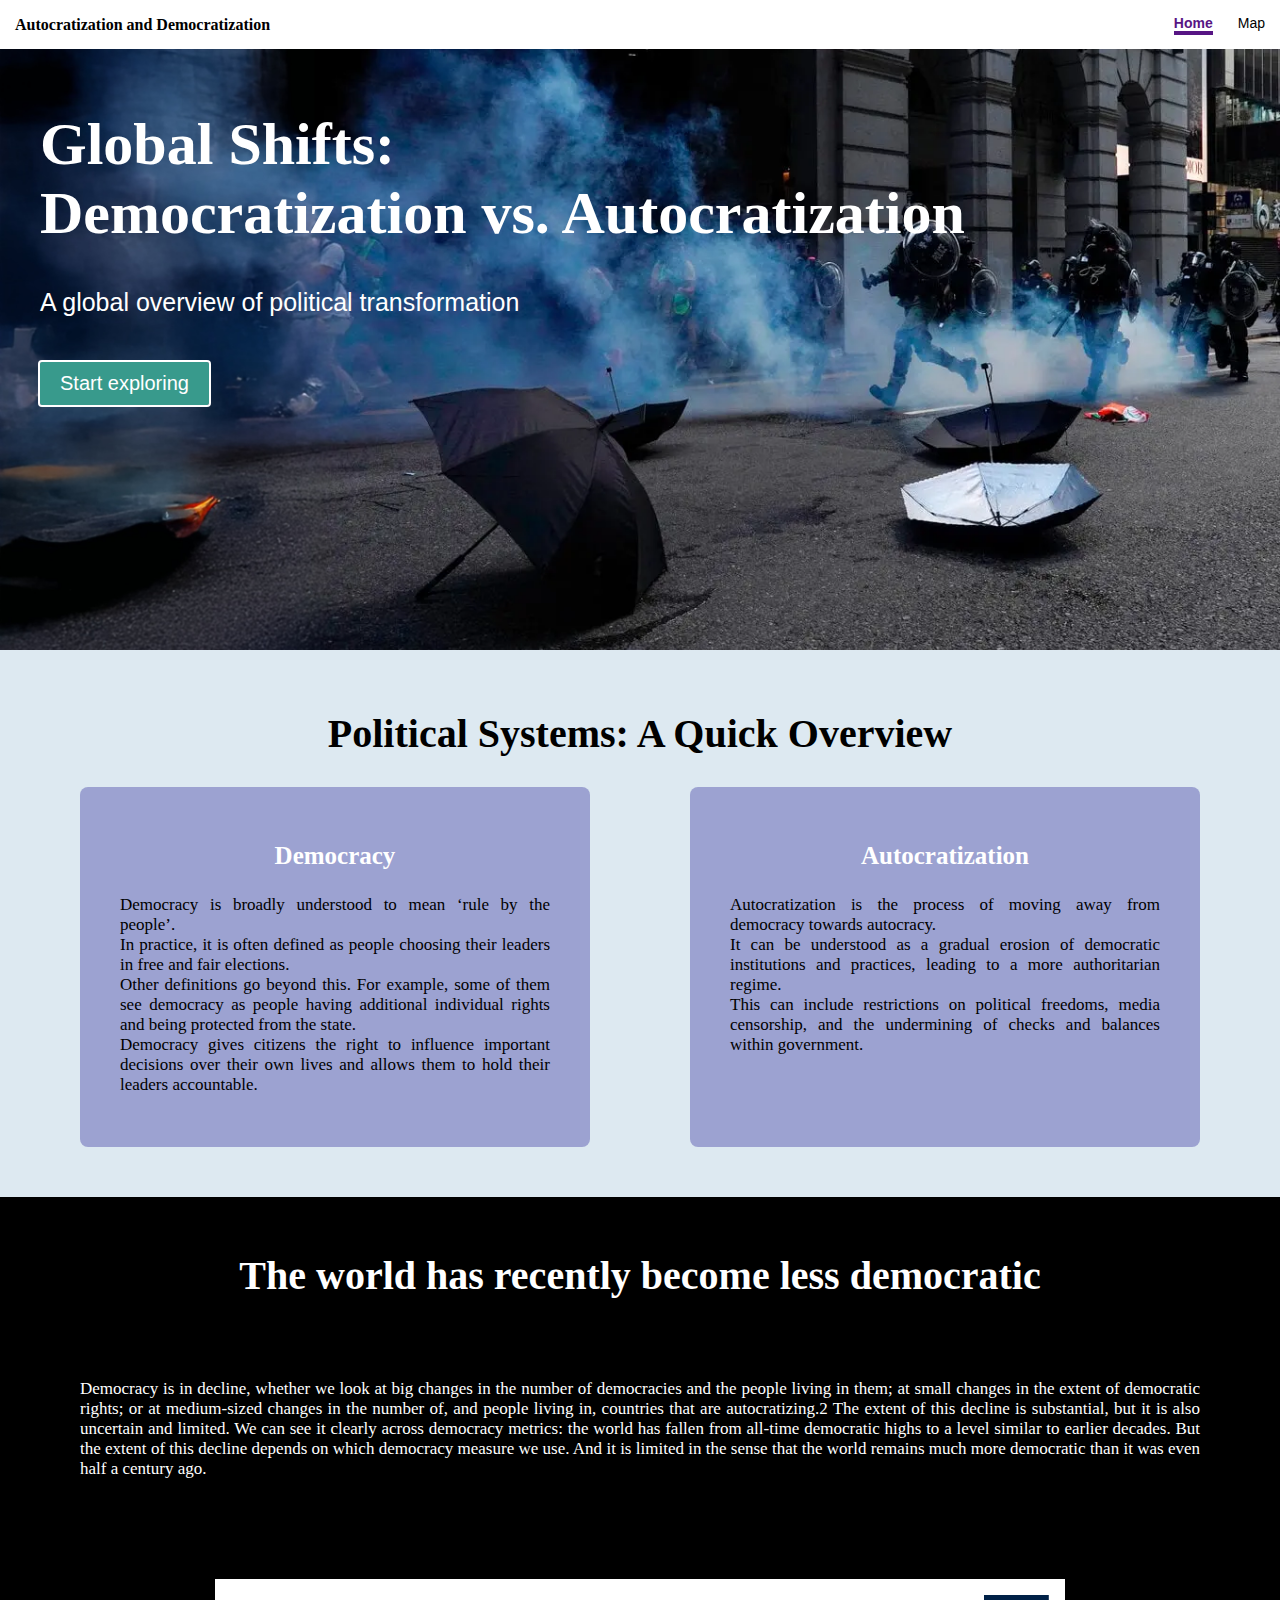
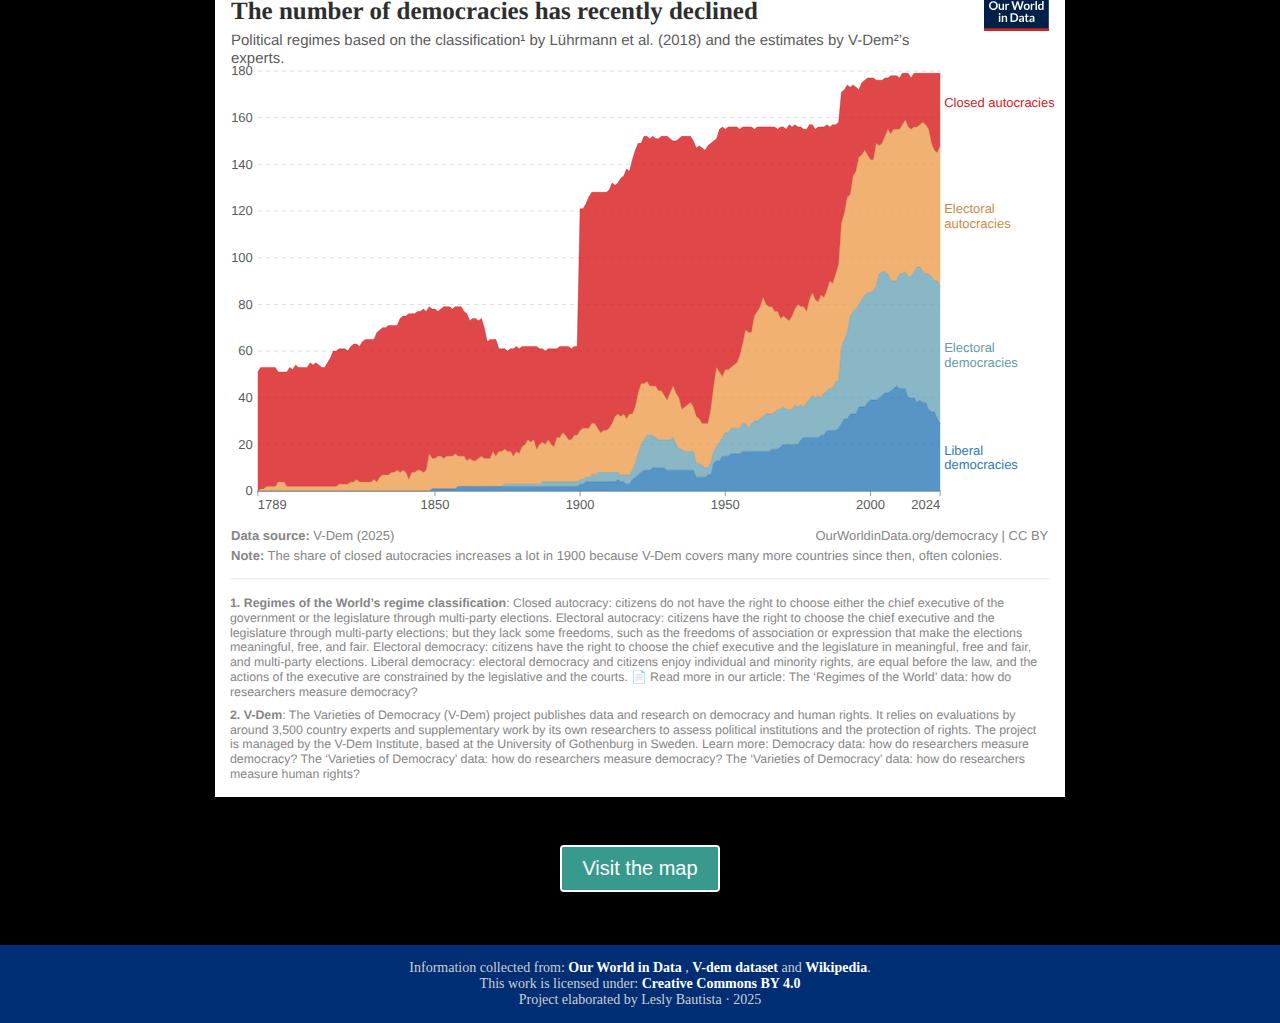
<file: index.html>
<!DOCTYPE html>
<html lang="en">
<head>
    <meta charset="UTF-8">
    <meta name="viewport" content="width=device-width, initial-scale=1.0">
    <link rel="stylesheet" href="css\styles.css">
    <title>Democracy</title>
</head>
<body class = "home">
    <div class="upper-box">
        <header class="header">
            <div>
                <h1 class="logo">Autocratization and Democratization</h1>
            </div>
            <nav>
                <ul class="navbar">
                    <li>
                        <a href="index.html"class="active">Home</a>
                    </li>
                    <li>
                        <a href="map.html">Map</a>
                    </li>
                </ul>
            </nav>  
        </header>
    </div>

    <section class = "main">
        <div class = "frontpage">
            <h1>Global Shifts: <br>
                Democratization vs. Autocratization <br>
            </h1>
            <p>A global overview of political transformation</p>
            <a class="start" href="#intro"> Start exploring </a>
        </div>
       
    </section>
    <section class = "intro" id="intro">
        <div>
            <h2>
                Political Systems: A Quick Overview 
            </h2>
            
        </div>
        <div class="concept">
            <div class="box"> 
                <h3>Democracy</h3>
                <p> Democracy is broadly understood to mean ‘rule by the people’. <br>
                    In practice, it is often defined as people choosing their leaders in free and fair elections. <br>
                    Other definitions go beyond this. For example, some of them see democracy as people having additional individual rights and being protected from the state.<br>
                    Democracy gives citizens the right to influence important decisions over their own lives and allows them to hold their leaders accountable.</p>
              
            </div>
            <div class="box"> 
                <h3>Autocratization</h3>
                <p>
                    Autocratization is the process of moving away from democracy towards autocracy. <br>
                    It can be understood as a gradual erosion of democratic institutions and practices, leading to a more authoritarian regime. <br>
                    This can include restrictions on political freedoms, media censorship, and the undermining of checks and balances within government.</p>
                </p>
            </div>
              
        </div>
    </section>
    <section class="second"> 
        <div class="second-box">
            <h2>The world has recently become less democratic</h2>
            <p>
                Democracy is in decline, whether we look at big changes in the number of democracies and the people living in them; at small changes in the extent of democratic rights; or at medium-sized changes in the number of, and people living in, countries that are autocratizing.2 The extent of this decline is substantial, but it is also uncertain and limited. We can see it clearly across democracy metrics: the world has fallen from all-time democratic highs to a level similar to earlier decades. But the extent of this decline depends on which democracy measure we use. And it is limited in the sense that the world remains much more democratic than it was even half a century ago.
            </p>
            <img src="media\countries-democracies-autocracies-row.svg">
            <a class="visit" href="map.html"> Visit the map </a>

        </div>


    </section>

    <footer class="footer">
        <p>
          Information collected from: 
          <a href="https://ourworldindata.org/grapher/countries-that-are-democratizing-and-autocratizing" target="_blank" rel="noopener noreferrer">
            Our World in Data
          </a> , <a href ="https://www.v-dem.net/" tarhet="_blank" rel="noopener noreferrer">V-dem dataset</a> and 
          <a href="https://wikipedia.org" target="_blank" rel="noopener noreferrer">Wikipedia</a>.
        </p>
        
        <p>
          This work is licensed under: 
          <a href="https://creativecommons.org/licenses/by/4.0/" target="_blank" rel="noopener noreferrer">
            Creative Commons BY 4.0
          </a>
        </p>
                <p>
          Project elaborated by Lesly Bautista · 2025
        </p>
    </footer>
      
      
      
</body>
</html>
</file>
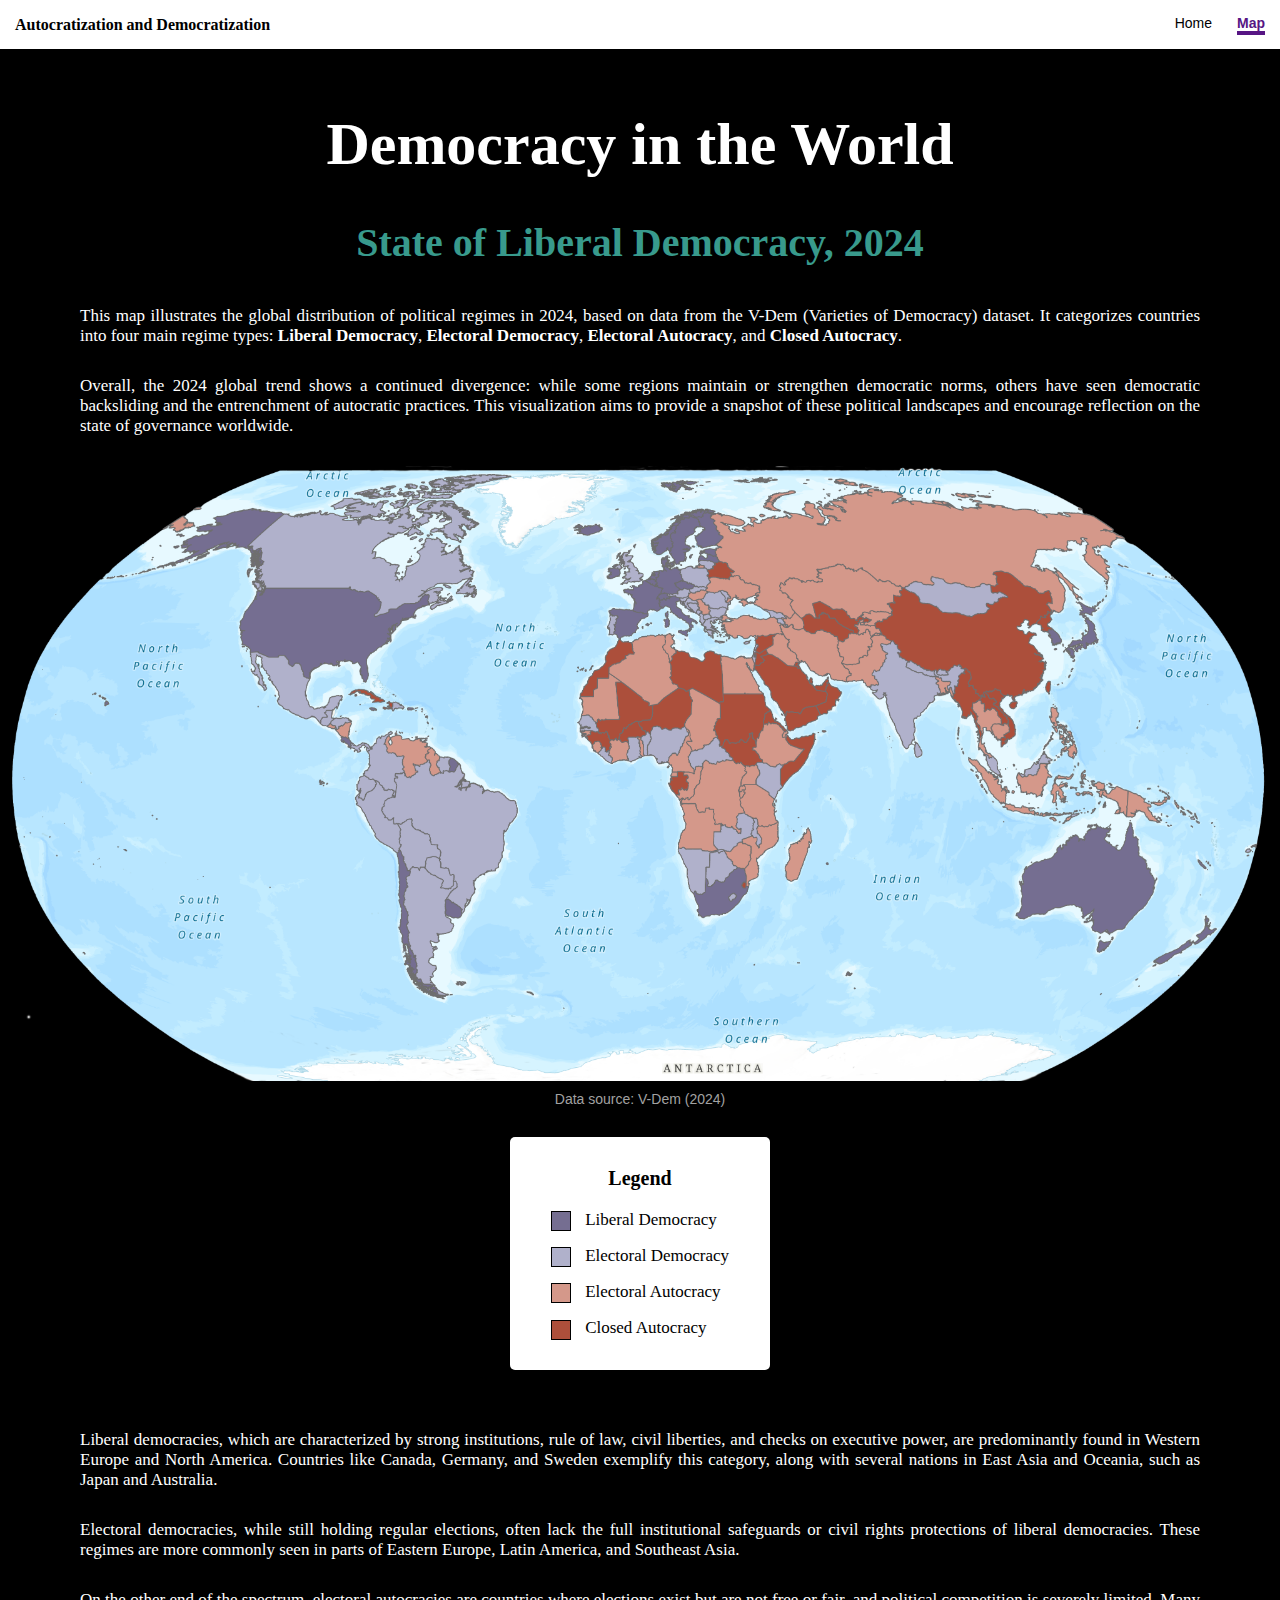
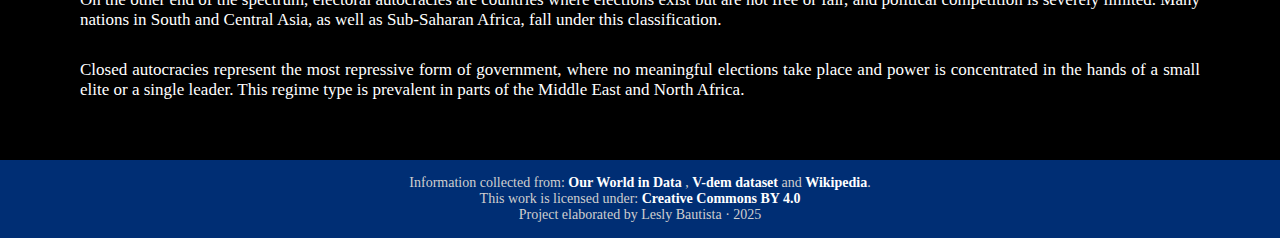
<file: map.html>
<!DOCTYPE html>
<html lang="en">
<head>
    <meta charset="UTF-8">
    <meta name="viewport" content="width=device-width, initial-scale=1.0">
    <link rel="stylesheet" href="css\styles.css">
    <title>Democracy Map</title>
</head>
<body class = "home">
    <div class="upper-box">
        <header class="header">
            <div>
                <h1 class="logo">Autocratization and Democratization</h1>
            </div>
            <nav>
                <ul class="navbar">
                    <li>
                        <a href="index.html">Home</a>
                    </li>
                    <li>
                        <a href="map.html"class="active">Map</a>
                    </li>
                </ul>
            </nav>
                      
        </header>
    </div>
    <main> 
        <section class="map-section1">
            <div>
                <h1 id="mainheadline">Democracy in the World</h1> 
                <h2>State of Liberal Democracy, 2024</h2>
                <p>This map illustrates the global distribution of political regimes in 2024, based on data from the V-Dem (Varieties of Democracy) dataset. It categorizes countries into four main regime types: <strong>Liberal Democracy</strong>, <strong>Electoral Democracy</strong>, <strong>Electoral Autocracy</strong>, and <strong>Closed Autocracy</strong>.</p>
                <p>Overall, the 2024 global trend shows a continued divergence: while some regions maintain or strengthen democratic norms, others have seen democratic backsliding and the entrenchment of autocratic practices. This visualization aims to provide a snapshot of these political landscapes and encourage reflection on the state of governance worldwide.</p>

                <div class="img-container"> 
                    <img  
                        src="media\Layout3.png"
                        alt="Democracy Map"
                        title="Democracy Map" />
                </div> 
                <p class="source">Data source: V-Dem (2024)</p>

            </div>
        </section> 

        <section class="legend">
            <div class="legend-container">
                <div>
                    <h3>Legend</h3>
                </div>
              <div class="legend-squares">
                <div class="legend-square ld"></div>
                <div class="legend-square ed"></div>
                <div class="legend-square ea"></div>
                <div class="legend-square ca"></div>
              </div>
              <ul class="legend-list">
                <li><span class="legend-label ld"></span> Liberal Democracy</li>
                <li><span class="legend-label ed"></span> Electoral Democracy</li>
                <li><span class="legend-label ea"></span> Electoral Autocracy</li>
                <li><span class="legend-label ca"></span> Closed Autocracy</li>
              </ul>
            </div>
        </section>
          
        <section class="descrip">   
            <p>Liberal democracies, which are characterized by strong institutions, rule of law, civil liberties, and checks on executive power, are predominantly found in Western Europe and North America. Countries like Canada, Germany, and Sweden exemplify this category, along with several nations in East Asia and Oceania, such as Japan and Australia.</p>
            <p>Electoral democracies, while still holding regular elections, often lack the full institutional safeguards or civil rights protections of liberal democracies. These regimes are more commonly seen in parts of Eastern Europe, Latin America, and Southeast Asia.</p>
            <p>On the other end of the spectrum, electoral autocracies are countries where elections exist but are not free or fair, and political competition is severely limited. Many nations in South and Central Asia, as well as Sub-Saharan Africa, fall under this classification.</p>
            <p>Closed autocracies represent the most repressive form of government, where no meaningful elections take place and power is concentrated in the hands of a small elite or a single leader. This regime type is prevalent in parts of the Middle East and North Africa.</p> 
            
        </section>
    </main>
    <footer class="footer">
        <p>
          Information collected from: 
          <a href="https://ourworldindata.org/grapher/countries-that-are-democratizing-and-autocratizing" target="_blank" rel="noopener noreferrer">
            Our World in Data
          </a> , <a href ="https://www.v-dem.net/" tarhet="_blank" rel="noopener noreferrer">V-dem dataset</a> and 
          <a href="https://wikipedia.org" target="_blank" rel="noopener noreferrer">Wikipedia</a>.
        </p>
        
        <p>
          This work is licensed under: 
          <a href="https://creativecommons.org/licenses/by/4.0/" target="_blank" rel="noopener noreferrer">
            Creative Commons BY 4.0
          </a>
        </p>
                <p>
          Project elaborated by Lesly Bautista · 2025
        </p>
    </footer>
</body>

</html>
</file>
